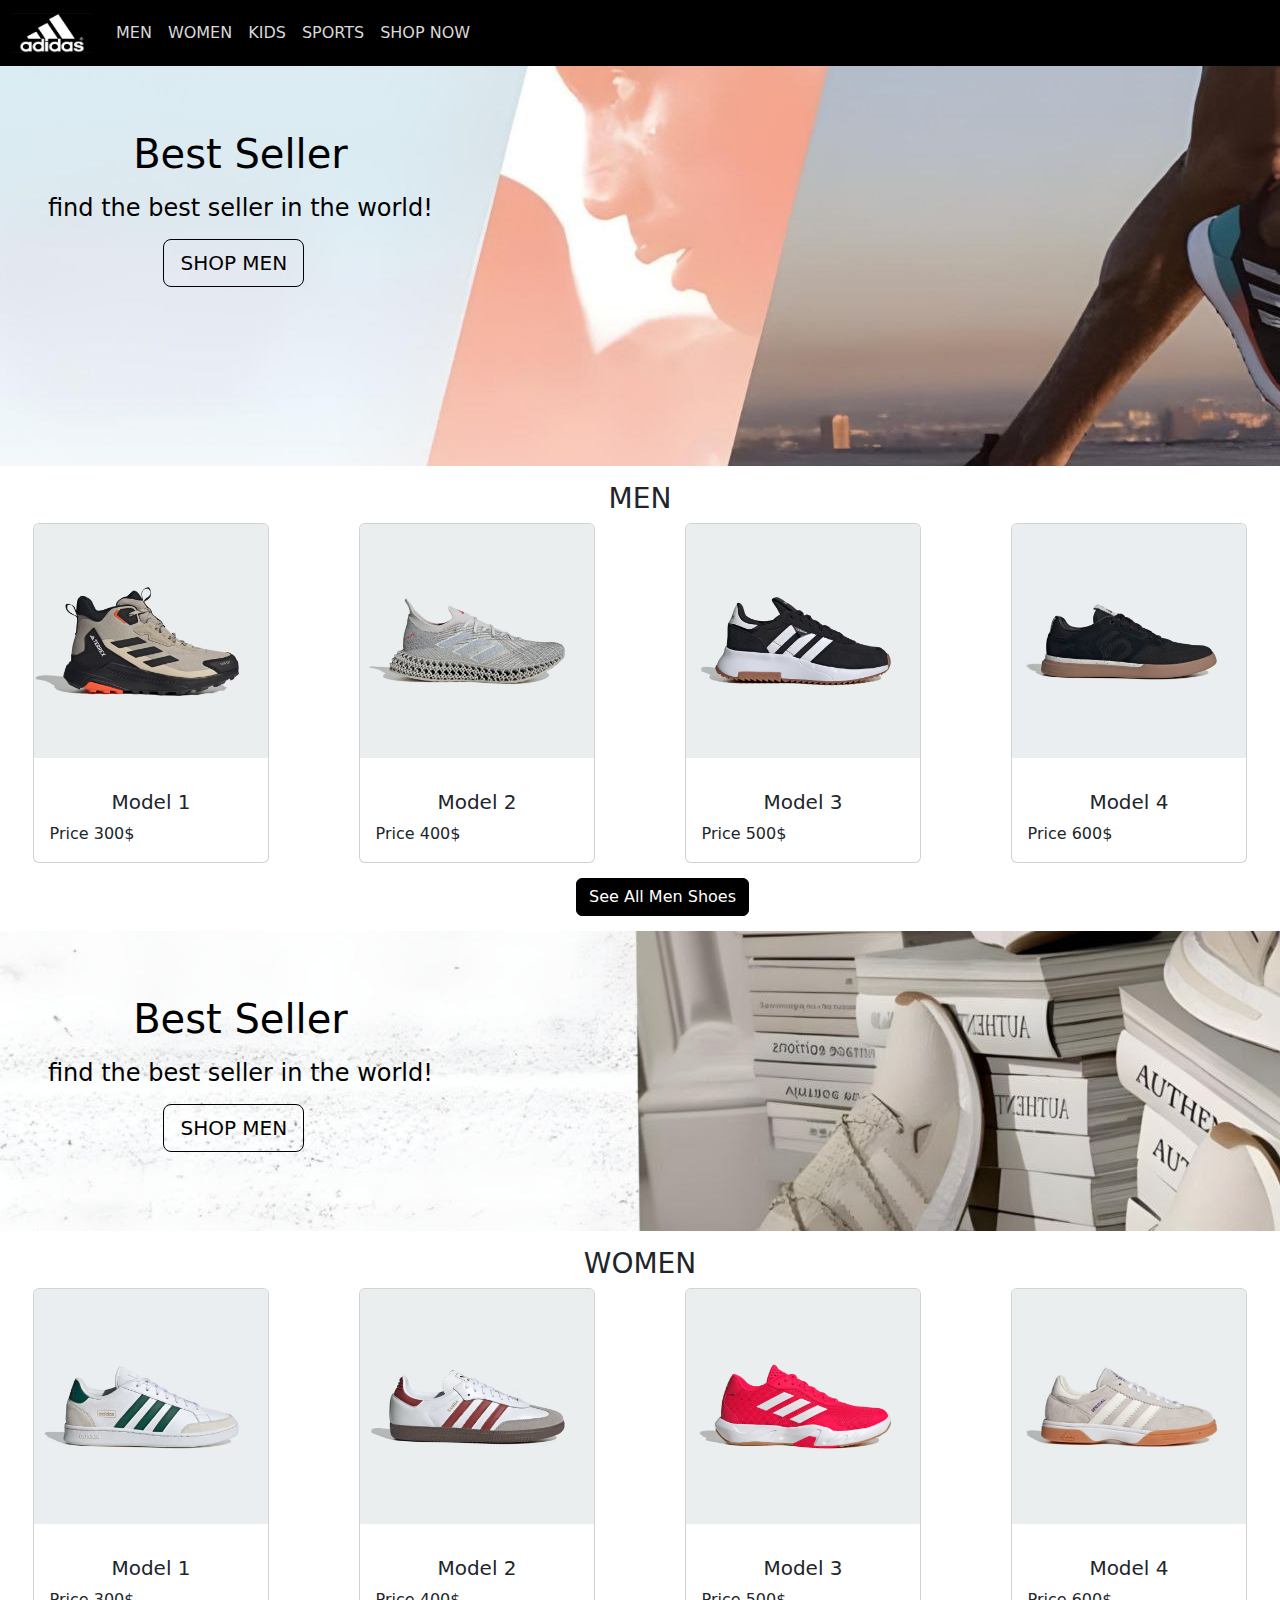
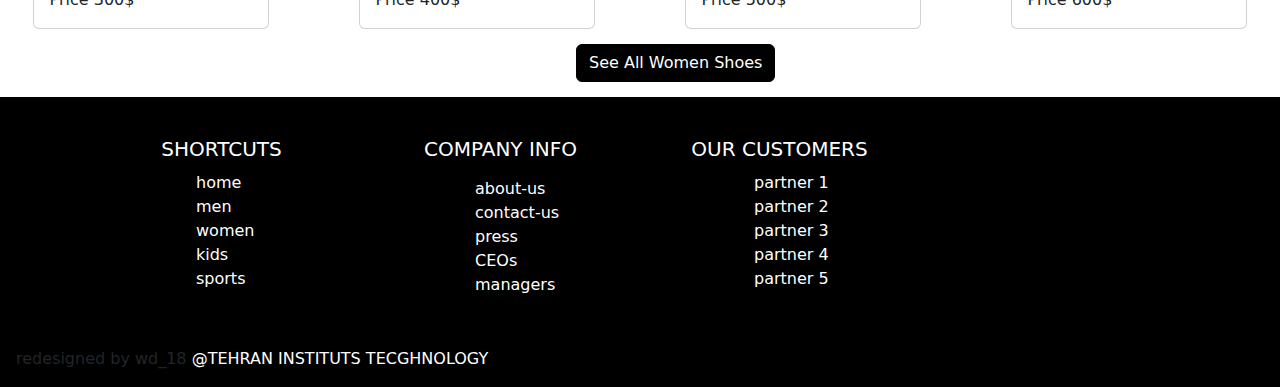
<file: adidas/index.html>
<!DOCTYPE html>
<html lang="en">
  <head>
    <meta charset="UTF-8" />
    <meta name="viewport" content="width=device-width, initial-scale=1.0" />
    <title>adidas</title>
    <link
      rel="stylesheet"
      href="./assets/bootstrap-5.3.3-dist/css/bootstrap.css"
    />
  </head>
  <body>
    <!-- Navbar -->
    <nav class="navbar navbar-expand-lg bg-body-tertiary">
      <div class="container-fluid">
        <img
          src="./assets/images/logo/logo.png"
          class="navbar-brand"
          width="80"
          height="50"
        />
        <button
          class="navbar-toggler"
          type="button"
          data-bs-toggle="collapse"
          data-bs-target="#navbarSupportedContent"
          aria-controls="navbarSupportedContent"
          aria-expanded="false"
          aria-label="Toggle navigation"
        >
          <span class="navbar-toggler-icon"></span>
        </button>
        <div class="collapse navbar-collapse" id="navbarSupportedContent">
          <ul class="navbar-nav me-auto mb-2 mb-lg-0">
            <li class="nav-item">
              <a class="nav-link" aria-current="page" href="#">MEN</a>
            </li>
            <li class="nav-item">
              <a class="nav-link" href="#">WOMEN</a>
            </li>
            <li class="nav-item dropdown">
              <a class="nav-link" href="#"> KIDS </a>
            </li>

            <li class="nav-item">
              <a class="nav-link" aria-disabled="true">SPORTS</a>
            </li>
            <li class="nav-item">
              <a class="nav-link" href="#">SHOP NOW</a>
            </li>
          </ul>
        </div>
      </div>
    </nav>
    <!-- Navbar -->

    <!-- Background image -->
    <header>
      <div
        class="p-5 text-center bg-image"
        style="
          background-image: url('./assets/images/banner/banner1.jpg');
          height: 400px;
          width: 100%;
        "
      >
        <div>
          <div class="d-flex justify-content-center align-items-center h-100">
            <div class="text-white">
              <h1 class="mb-3">Best Seller</h1>
              <h4 class="mb-3">find the best seller in the world!</h4>
              <a
                data-mdb-ripple-init
                class="btn btn-outline-light btn-lg"
                href="#!"
                role="button"
                >SHOP MEN</a
              >
            </div>
          </div>
        </div>
      </div>
      <!-- Background image -->
    </header>

    <h3>MEN</h3>

    <!-- Card -->
    <div class="row row-cols-1 row-cols-md-3 g-4">
      <div class="col">
        <div class="card h-100">
          <img
            src="./assets/images/shoes/M1.avif"
            class="card-img-top"
            alt="..."
          />
          <div class="card-body">
            <h5 class="card-title">Model 1</h5>
            <p class="card-text">Price 300$</p>
          </div>
        </div>
      </div>
      <div class="col">
        <div class="card h-100">
          <img
            src="./assets/images/shoes/M2.avif"
            class="card-img-top"
            alt="..."
          />
          <div class="card-body">
            <h5 class="card-title">Model 2</h5>
            <p class="card-text">Price 400$</p>
          </div>
        </div>
      </div>
      <div class="col">
        <div class="card h-100">
          <img
            src="./assets/images/shoes/M3.avif"
            class="card-img-top"
            alt="..."
          />
          <div class="card-body">
            <h5 class="card-title">Model 3</h5>
            <p class="card-text">Price 500$</p>
          </div>
        </div>
      </div>
      <div class="col">
        <div class="card h-100">
          <img
            src="./assets/images/shoes/M4.avif"
            class="card-img-top"
            alt="..."
          />
          <div class="card-body">
            <h5 class="card-title">Model 4</h5>
            <p class="card-text">Price 600$</p>
          </div>
        </div>
      </div>
    </div>
    <!-- Card -->

    <button type="button" class="btn btn-secondary">See All Men Shoes</button>

    <!-- Background image -->
    <header>
      <div
        class="p-5 text-center bg-image"
        style="
          background-image: url('./assets/images/banner/banner2.jpg');
          height: 300px;
          width: 100%;
        "
      >
        <div>
          <div class="d-flex justify-content-center align-items-center h-100">
            <div class="text-white">
              <h1 class="mb-3">Best Seller</h1>
              <h4 class="mb-3">find the best seller in the world!</h4>
              <a
                data-mdb-ripple-init
                class="btn btn-outline-light btn-lg"
                href="#!"
                role="button"
                >SHOP MEN</a
              >
            </div>
          </div>
        </div>
      </div>
      <!-- Background image -->
    </header>

    <h3>WOMEN</h3>

    <!-- Card -->
    <div class="row row-cols-1 row-cols-md-3 g-4">
      <div class="col">
        <div class="card h-100">
          <img
            src="./assets/images/shoes/W1.avif"
            class="card-img-top"
            alt="..."
          />
          <div class="card-body">
            <h5 class="card-title">Model 1</h5>
            <p class="card-text">Price 300$</p>
          </div>
        </div>
      </div>
      <div class="col">
        <div class="card h-100">
          <img
            src="./assets/images/shoes/W2.avif"
            class="card-img-top"
            alt="..."
          />
          <div class="card-body">
            <h5 class="card-title">Model 2</h5>
            <p class="card-text">Price 400$</p>
          </div>
        </div>
      </div>
      <div class="col">
        <div class="card h-100">
          <img
            src="./assets/images/shoes/W3.avif"
            class="card-img-top"
            alt="..."
          />
          <div class="card-body">
            <h5 class="card-title">Model 3</h5>
            <p class="card-text">Price 500$</p>
          </div>
        </div>
      </div>
      <div class="col">
        <div class="card h-100">
          <img
            src="./assets/images/shoes/W4.avif"
            class="card-img-top"
            alt="..."
          />
          <div class="card-body">
            <h5 class="card-title">Model 4</h5>
            <p class="card-text">Price 600$</p>
          </div>
        </div>
      </div>
    </div>
    <!-- Card -->

    <button type="button" class="btn btn-secondary">See All Women Shoes</button>

    <!-- Footer -->
    <footer class="bg-body-tertiary text-center text-lg-start">
      <div class="container p-4">
        <div class="row">
          <div class="col-lg-3 col-md-6 mb-4 mb-md-0">
            <h5 class="text-uppercase mb-0">shortcuts</h5>

            <ul class="list-unstyled">
              <li>
                <a href="#!" class="text-body">home</a>
              </li>
              <li>
                <a href="#!" class="text-body">men</a>
              </li>
              <li>
                <a href="#!" class="text-body">women</a>
              </li>
              <li>
                <a href="#!" class="text-body">kids</a>
              </li>
              <li>
                <a href="#!" class="text-body">sports</a>
              </li>
            </ul>
          </div>

          <div class="col-lg-3 col-md-6 mb-4 mb-md-0">
            <h5 class="text-uppercase">company info</h5>

            <ul class="list-unstyled mb-0">
              <li>
                <a href="#!" class="text-body">about-us</a>
              </li>
              <li>
                <a href="#!" class="text-body">contact-us</a>
              </li>
              <li>
                <a href="#!" class="text-body">press</a>
              </li>
              <li>
                <a href="#!" class="text-body">CEOs</a>
              </li>
              <li>
                <a href="#!" class="text-body">managers</a>
              </li>
            </ul>
          </div>

          <div class="col-lg-3 col-md-6 mb-4 mb-md-0">
            <h5 class="text-uppercase mb-0">our customers</h5>

            <ul class="list-unstyled">
              <li>
                <a href="#!" class="text-body">partner 1</a>
              </li>
              <li>
                <a href="#!" class="text-body">partner 2</a>
              </li>
              <li>
                <a href="#!" class="text-body">partner 3</a>
              </li>
              <li>
                <a href="#!" class="text-body">partner 4</a>
              </li>
              <li>
                <a href="#!" class="text-body">partner 5</a>
              </li>
            </ul>
          </div>
        </div>
      </div>

      <div
        class="text-center p-3"
        style="background-color: rgba(0, 0, 0, 0.05)"
      >
        redesigned by wd_18
        <a class="text-body" href="#">@TEHRAN INSTITUTS TECGHNOLOGY</a>
      </div>
    </footer>
    <!-- Footer -->
  </body>
</html>
</file>
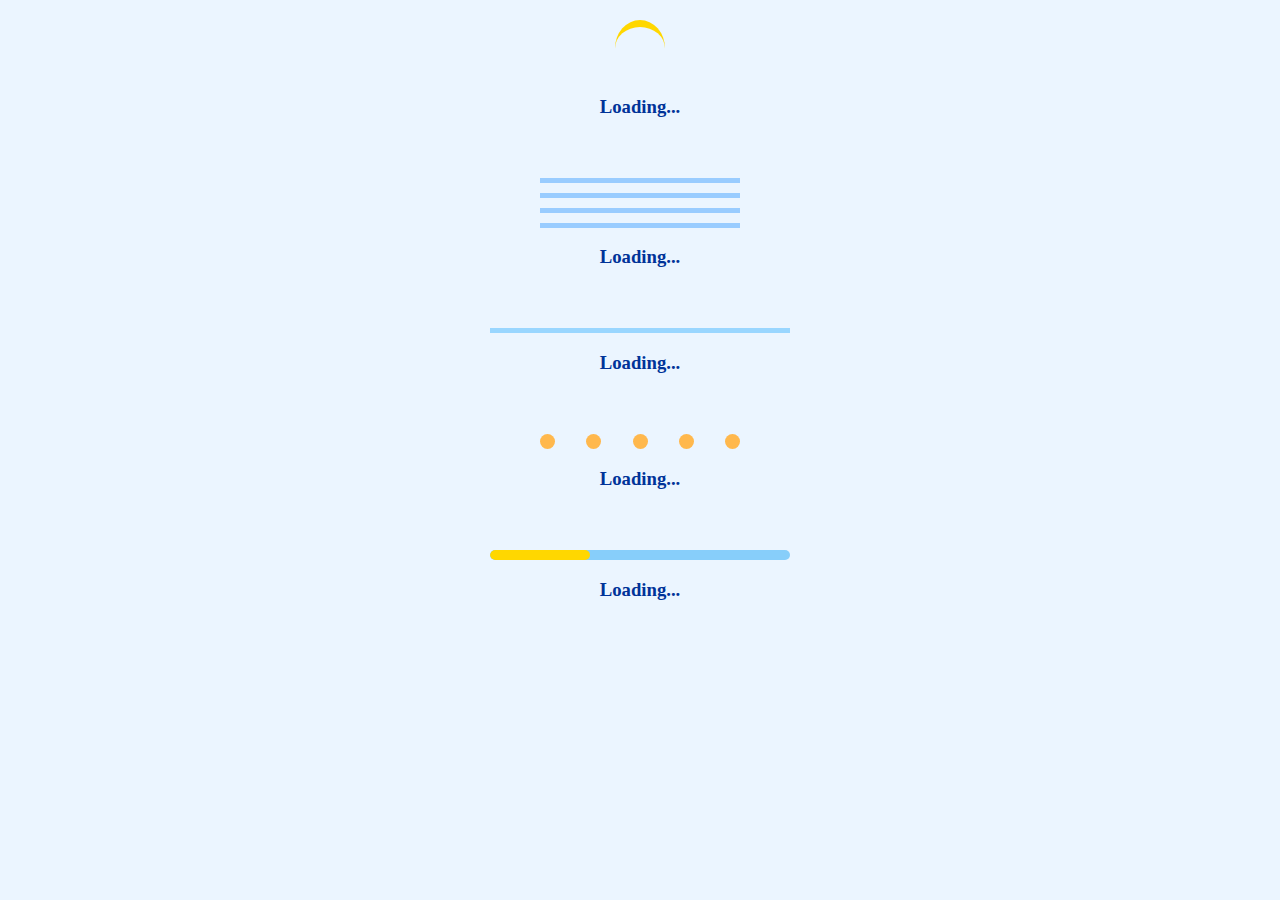
<file: animation/index.html>
<!DOCTYPE html>
<html lang="en">
<head>
    <meta charset="UTF-8">
    <meta name="viewport" content="width=device-width, initial-scale=1.0">
    <title>loading...</title>
    <link rel="stylesheet" href="style.css">
</head>
<body>
    <div class="container">
        <section class="animation-section">
          <div class="loader"></div>
          <h3>Loading...</h3>
        </section>
  
        <section class="animation-section">
          <div class="line"></div>
          <div class="line"></div>
          <div class="line"></div>
          <div class="line"></div>
          <h3>Loading...</h3>
        </section>
  
        <section class="animation-section">
          <div class="loading-line"></div>
          <h3>Loading...</h3>
        </section>
  
        <section class="animation-section">
          <div class="wave-line">
            <span></span>
            <span></span>
            <span></span>
            <span></span>
            <span></span>
          </div>
          <h3>Loading...</h3>
        </section>
  
        <section class="animation-section">
          <div class="loading-bar">
            <div></div>
          </div>
          <h3>Loading...</h3>
        </section>
      </div>
</body>
</html>
</file>
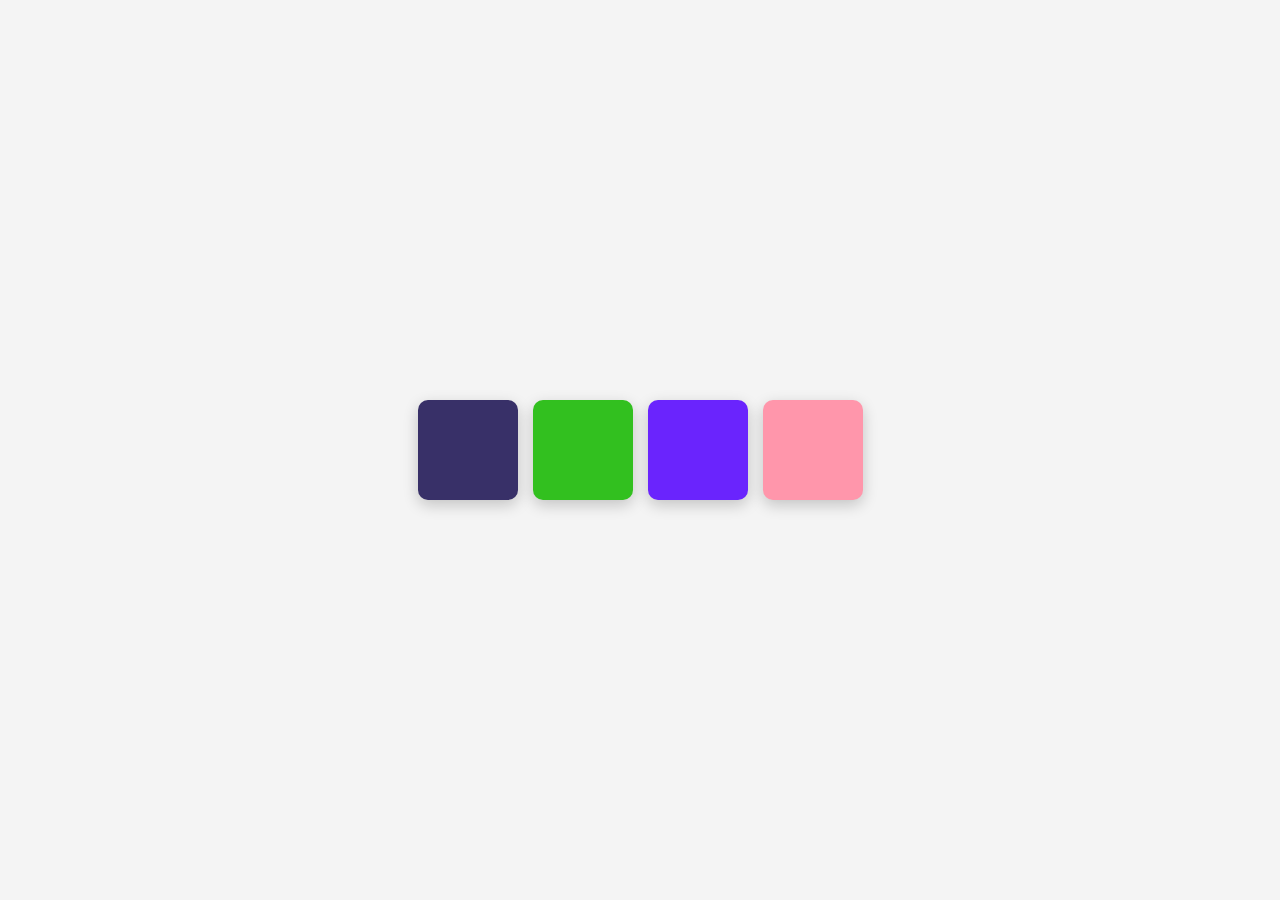
<file: S23/index.html>
<!DOCTYPE html>
<html lang="en">
  <head>
    <meta charset="UTF-8" />
    <meta name="viewport" content="width=device-width, initial-scale=1.0" />
    <title>Document</title>
    <script src="01.js" defer></script>
    <link rel="stylesheet" href="style.css" />
  </head>

  <body>
    <div class="container">
      <div id="box1" class="box"></div>
      <div id="box2" class="box"></div>
      <div id="box3" class="box"></div>
      <div id="box4" class="box"></div>
    </div>
  </body>
</html>
</file>
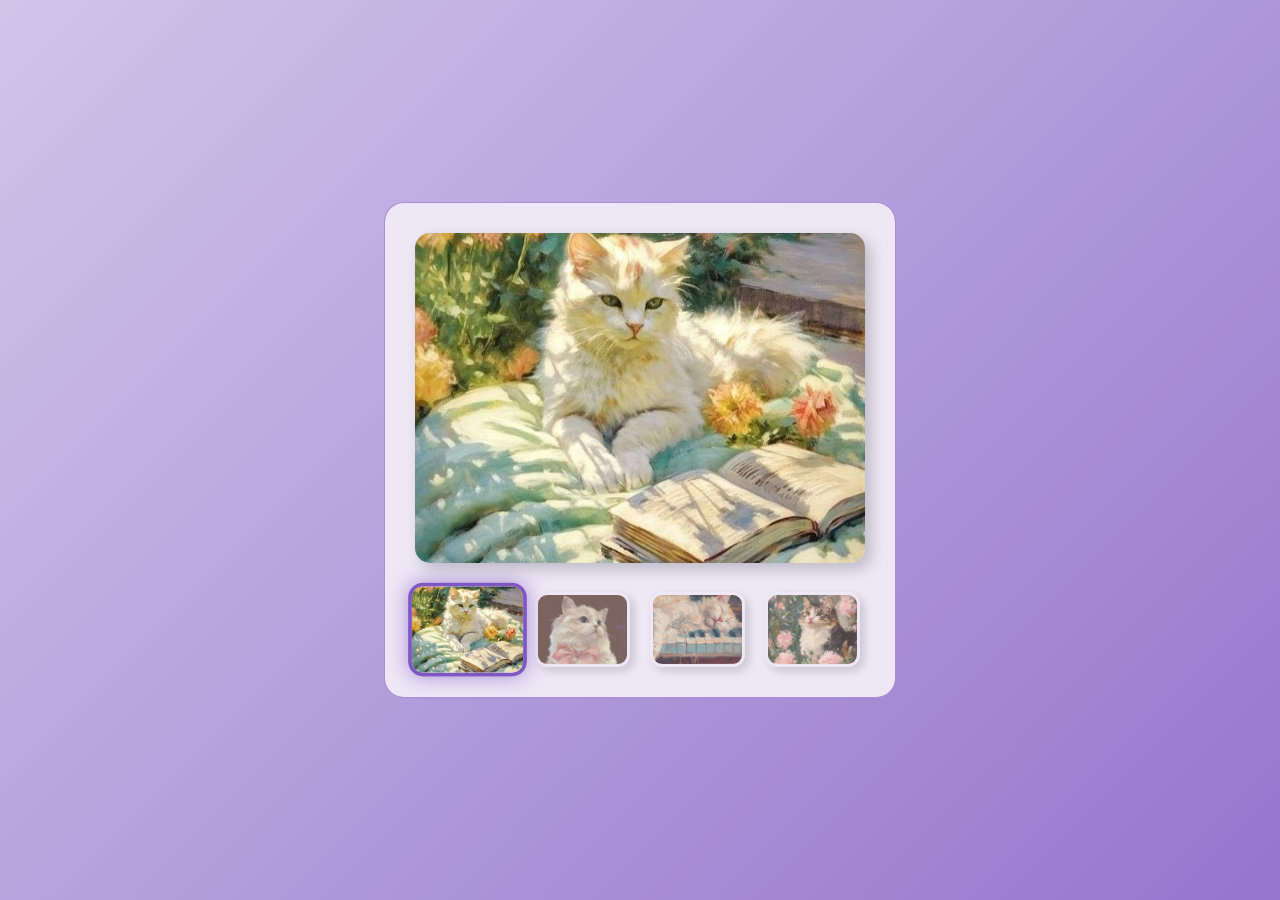
<file: S27/index.html>
<!DOCTYPE html>
<html lang="en">
  <head>
    <meta charset="UTF-8" />
    <meta name="viewport" content="width=device-width, initial-scale=1.0" />
    <title>Gallery</title>
    <link rel="stylesheet" href="style.css" />
    <script src="gallery.js" defer></script>
  </head>
  <body>
    <div class="gallery-container">
      <img
        id="main-photo"
        class="main-photo"
        src="./assets/images/1.jpg"
        alt="Main Photo"
      />
      <div class="photo-list">
        <img
          class="photo-item selected-photo"
          src="./assets/images/1.jpg"
          alt="Photo 1"
        />
        <img class="photo-item" src="./assets/images/2.jpg" alt="Photo 2" />
        <img class="photo-item" src="./assets/images/3.jpg" alt="Photo 3" />
        <img class="photo-item" src="./assets/images/4.jpg" alt="Photo 4" />
      </div>
    </div>
  </body>
</html>
</file>
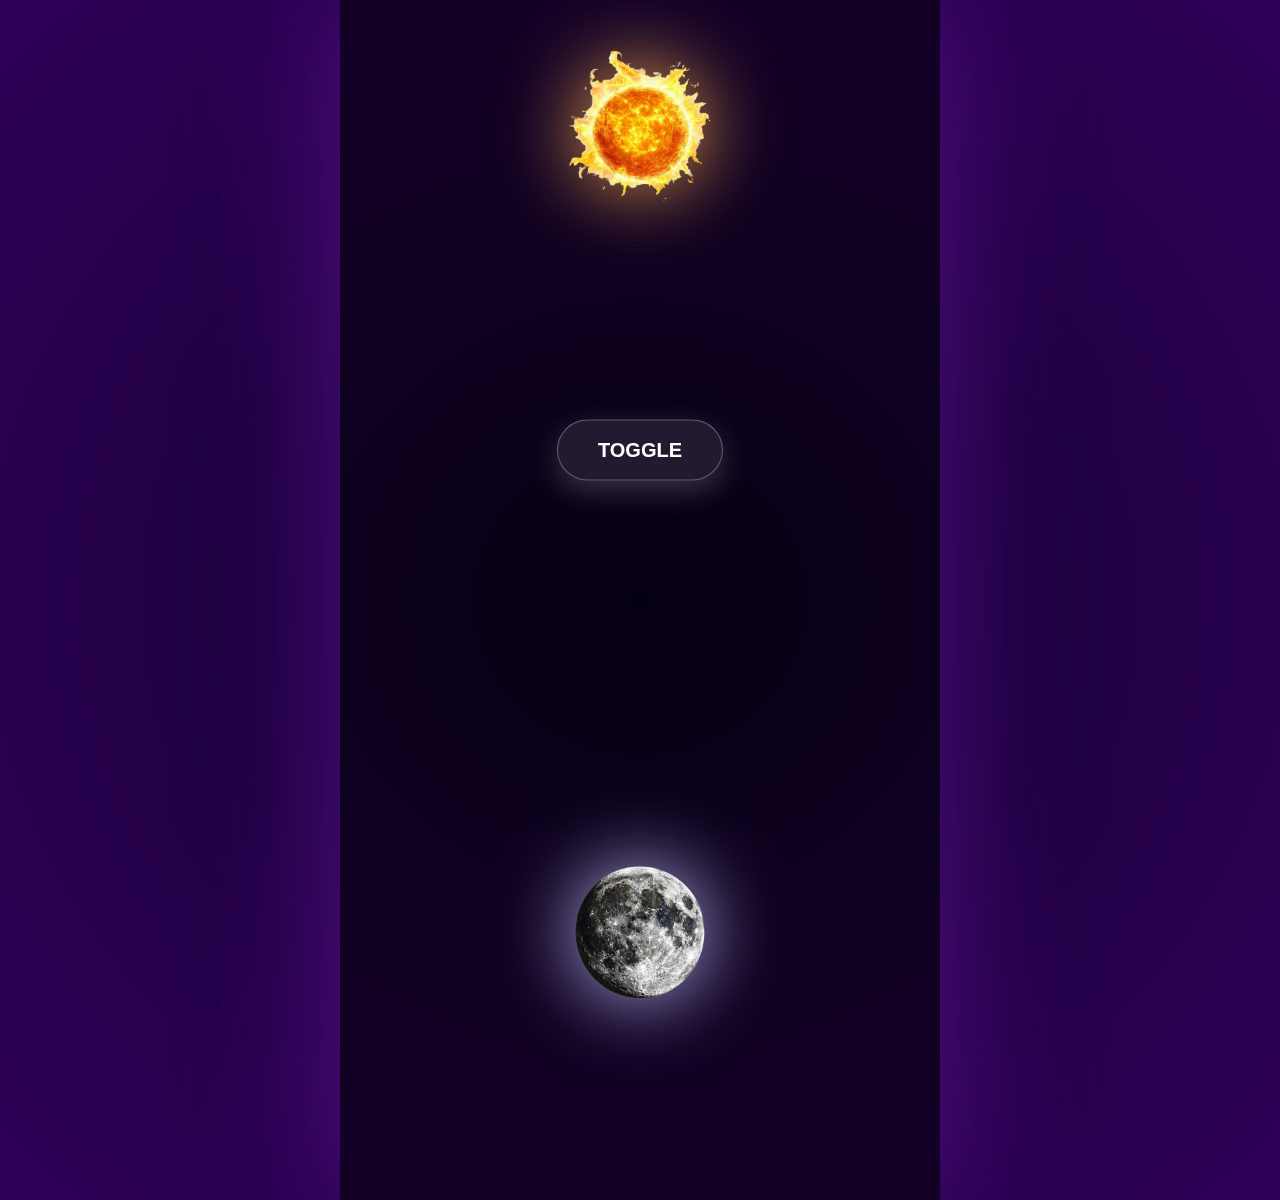
<file: S28/index.html>
<!DOCTYPE html>
<html lang="en">
  <head>
    <meta charset="UTF-8" />
    <meta name="viewport" content="width=device-width, initial-scale=1.0" />
    <title>MoonSun</title>
    <link rel="stylesheet" href="styles.css" />
    <script src="toggle.js" defer></script>
  </head>
  <body>
    <div class="container">
      <div>
        <img id="sun" src="./assets/images/sun.png" alt="sun" />
        <img id="moon" src="./assets/images/moon.png" alt="moon" />
      </div>
    </div>
    <button onclick="toggleImages()">TOGGLE</button>
  </body>
</html>
</file>
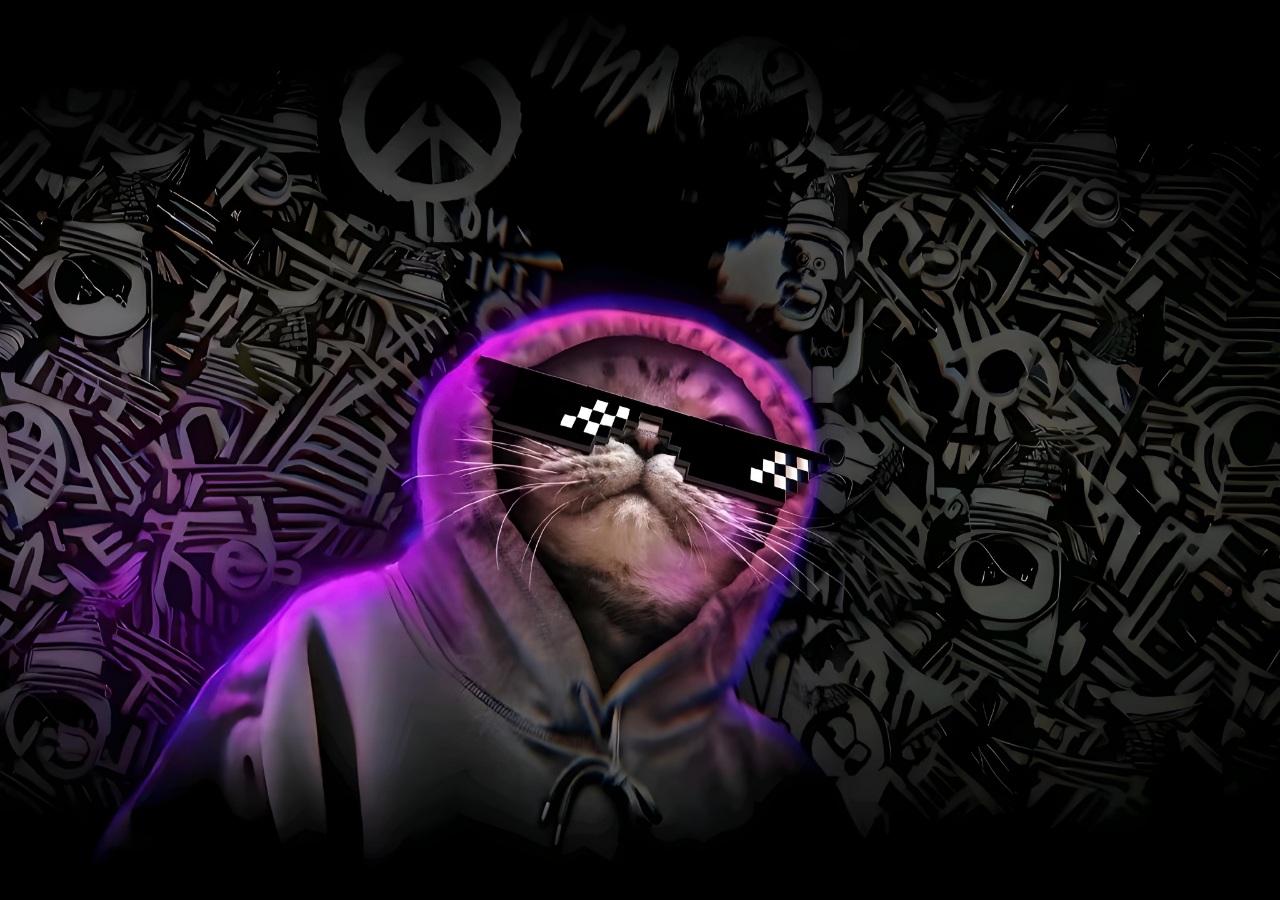
<file: S29/index.html>
<!DOCTYPE html>
<html lang="en">
  <head>
    <meta charset="UTF-8" />
    <meta name="viewport" content="width=device-width, initial-scale=1.0" />
    <title>Random Background</title>
    <link rel="stylesheet" href="styles.css" />
  </head>
  <body>
    <script src="randomImages.js"></script>
  </body>
</html>
</file>
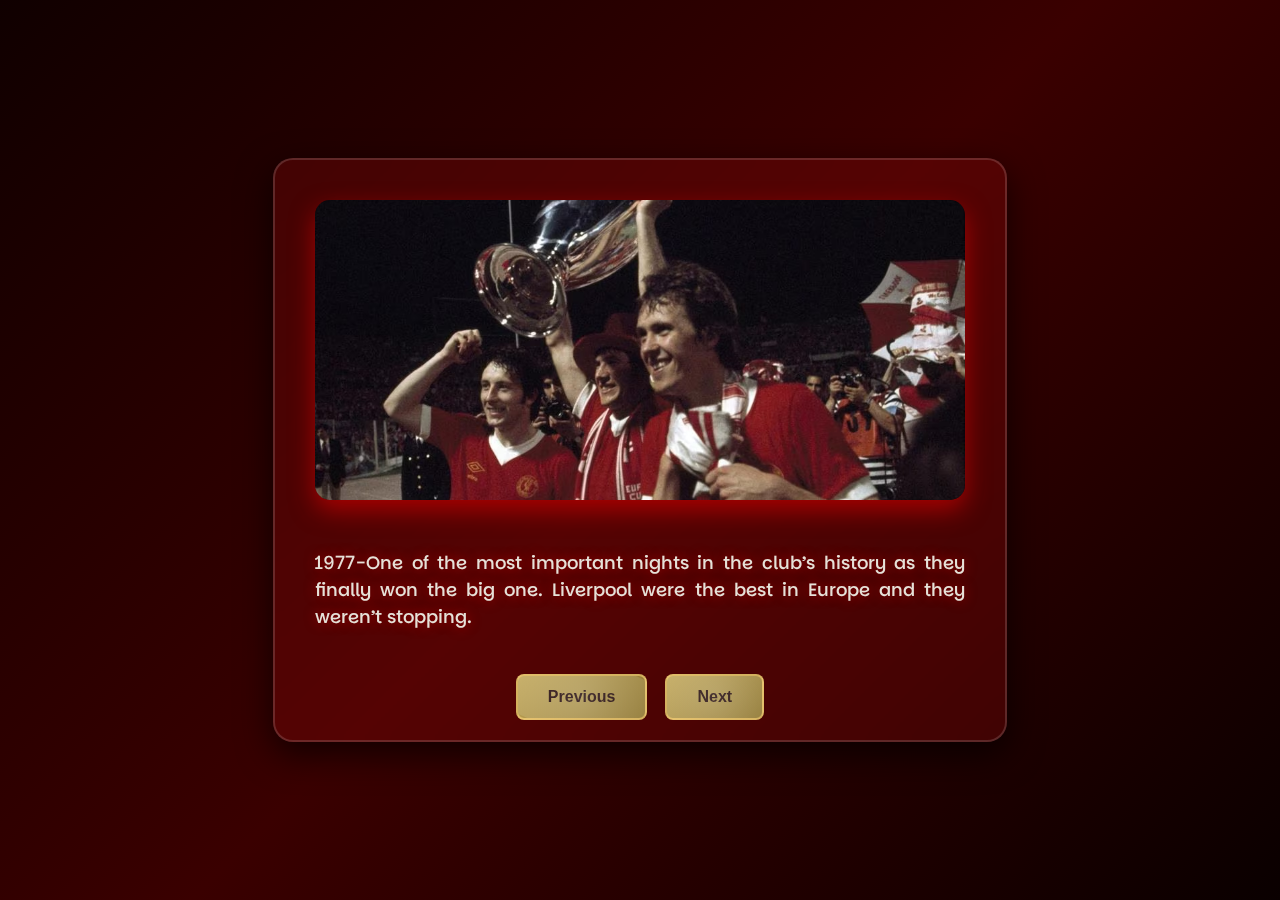
<file: S30/index.html>
<!DOCTYPE html>
<html lang="fa">
  <head>
    <meta charset="UTF-8" />
    <meta name="viewport" content="width=device-width, initial-scale=1.0" />
    <title>Slider</title>
    <link rel="stylesheet" href="styles.css" />
    <script src="script.js" defer></script>
  </head>
  <body>
    <!-- Start of the slider container -->
    <div class="slider-container">
      <!-- Main image of the slider -->
      <img
        id="mainImage"
        class="slider-container__image"
        src="./assets/images/1977.avif"
        alt="Image"
      />
      <!-- Description of the image -->
      <p id="desc" class="slider-container__description">description</p>
      <!-- Button container for switching images -->
      <div class="button-container">
        <!-- Previous button to show the previous image -->
        <button id="prev" class="button-container__button">Previous</button>
        <!-- Next button to show the next image -->
        <button id="next" class="button-container__button">Next</button>
      </div>
    </div>
    <!-- End of the slider container -->
  </body>
</html>
</file>
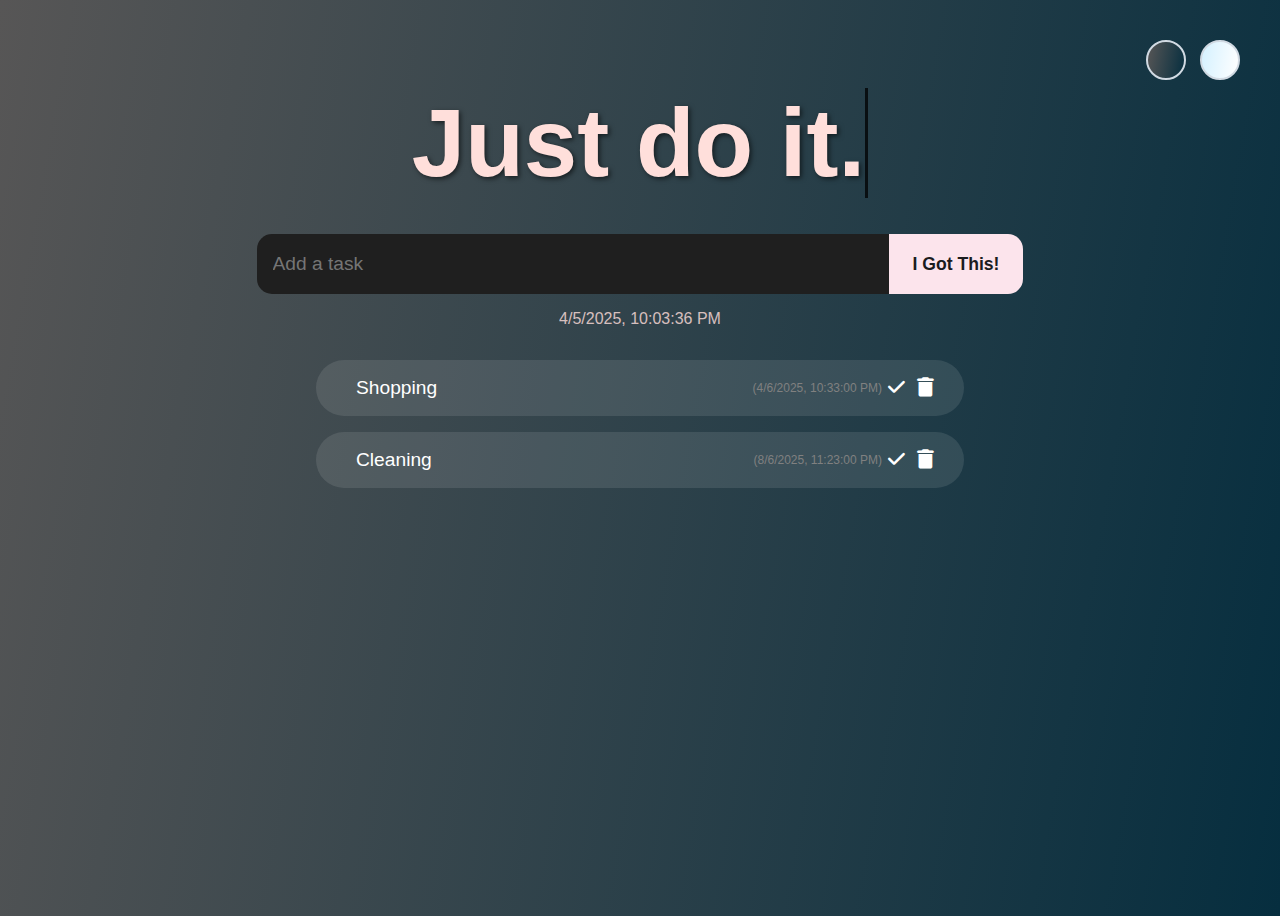
<file: S31/index.html>
<!DOCTYPE html>
<html lang="en">
  <head>
    <meta charset="UTF-8" />
    <meta name="viewport" content="width=device-width, initial-scale=1.0" />
    <title>ToDoList</title>
    <link rel="stylesheet" href="style.css" />
    <script src="script.js" defer></script>
    <link
      rel="stylesheet"
      href="https://cdnjs.cloudflare.com/ajax/libs/font-awesome/6.5.0/css/all.min.css"
    />
  </head>
  <body>
    <div class="container">
      <!-- Theme switcher buttons -->
      <div class="theme-switcher">
        <button
          class="theme-switcher__button theme-switcher__button--dark"
          onclick="toggleTheme('dark')"
        ></button>
        <button
          class="theme-switcher__button theme-switcher__button--light"
          onclick="toggleTheme('light')"
        ></button>
      </div>

      <!-- Main title -->
      <h1 class="title">Just do it.</h1>

      <!-- Task input form to add new tasks -->
      <form class="todo-form">
        <input
          type="text"
          id="task-input"
          placeholder="Add a task"
          class="todo-form__input"
        />
        <button type="button" class="todo-form__button" onclick="newTask()">
          I Got This!
        </button>
      </form>

      <!-- Display date and time -->
      <p class="datetime">4/5/2025, 10:03:36 PM</p>

      <!-- Task list -->
      <ul id="todo-list" class="todo-list">
        <!-- Task items -->
        <li class="todo">
          <span class="todo__item">Shopping</span>
          <span class="todo__date">(4/6/2025, 10:33:00 PM)</span>
          <button class="todo__check-btn"><i class="fas fa-check"></i></button>
          <button class="todo__delete-btn"><i class="fas fa-trash"></i></button>
        </li>

        <li class="todo">
          <span class="todo__item">Cleaning</span>
          <span class="todo__date">(8/6/2025, 11:23:00 PM)</span>
          <button class="todo__check-btn"><i class="fas fa-check"></i></button>
          <button class="todo__delete-btn"><i class="fas fa-trash"></i></button>
        </li>
      </ul>
    </div>
  </body>
</html>
</file>
<file: animation/style.css>
body {
    font-family: cursive;
    background-color: #ebf5ff;
    margin: 0;
    padding: 0;
  }
  
  .container {
    padding: 20px;
    max-width: 800px;
    margin: 0 auto;
  }

  .animation-section {
    text-align: center;
    margin-bottom: 60px;
  }
  
  .animation-section h3{
    color: #003399;
  }
  
  /* Spinning Circle */
  .loader {
    width: 50px;
    height: 50px;
    border-top: 7px solid #ffd700;
    border-radius: 50%;
    margin: 0 auto;
    animation-name: spin;
    animation-duration: 1s;
    animation-timing-function: linear;
    animation-iteration-count: infinite;
  }
  
  @keyframes spin {
    from {
      transform: rotate(0deg);
    }
    to {
      transform: rotate(360deg);
    }
  }
  
  /* Filling Lines */
  .line {
    width: 200px;
    height: 5px;
    margin: 10px auto;
    background-color: #99ccff;
    position: relative;
  }
  
  .line::before {
    content: '';
    display: block;
    height: 100%;
    width: 0;
    background-color:  #ffb84d;
    position: absolute;
    animation-name: fill;
    animation-duration: 1.5s;
    animation-timing-function: ease-in-out;
    animation-iteration-count: infinite;
  }
  
  .line:nth-child(2)::before {
    animation-delay: 0.3s;
  }
  .line:nth-child(3)::before {
    animation-delay: 0.6s;
  }
  .line:nth-child(4)::before {
    animation-delay: 0.9s;
  }
  
  @keyframes fill {
    from {
      width: 0;
    }
    to {
      width: 100%;
    }
  }
  
  /* Filling Line */
  .loading-line {
    width: 300px;
    height: 5px;
    background-color: #99d6ff;
    margin: 0 auto;
    position: relative;
  }
  
  .loading-line::before {
    content: '';
    display: block;
    height: 100%;
    width: 0;
    background-color: #ffd700;
    position: absolute;
    animation-name: fill-line;
    animation-duration: 2s;
    animation-timing-function: ease-in-out;
    animation-iteration-count: infinite;
  }
  
  @keyframes fill-line {
    from {
      width: 0;
    }
    to {
      width: 100%;
    }
  }
  
  /* Wavy Lines */
  .wave-line {
    display: flex;
    justify-content: space-between;
    width: 200px;
    margin: 0 auto;
  }
  
  .wave-line span {
    display: block;
    width: 15px;
    height: 15px;
    background-color:  #ffb84d;
    border-radius: 50%;
    animation-name: wave;
    animation-duration: 1.5s;
    animation-timing-function: ease-in-out;
    animation-iteration-count: infinite;
  }
  
  .wave-line span:nth-child(2) {
    animation-delay: 0.2s;
  }
  .wave-line span:nth-child(3) {
    animation-delay: 0.4s;
  }
  .wave-line span:nth-child(4) {
    animation-delay: 0.6s;
  }
  .wave-line span:nth-child(5) {
    animation-delay: 0.8s;
  }
  
  @keyframes wave {
    0%, 100% {
      transform: translateY(0);
      opacity: 0.5;
    }
    50% {
      transform: translateY(-15px);
      opacity: 1;
    }
  }
  
  /*  Wavy Line*/
  .loading-bar {
    width: 300px;
    height: 10px;
    background-color:  #87cefa;
    margin: 0 auto;
    border-radius: 50px;
    position: relative;
    overflow: hidden;
  }
  
  .loading-bar div {
    height: 100%;
    width: 100px;
    background-color:  #ffd700;
    position: absolute;
    border-radius: 50px;
    animation-name: wave-fill;
    animation-duration: 1.5s;
    animation-timing-function: ease-in-out;
    animation-iteration-count: infinite;
  }
  
  @keyframes wave-fill {
    0% {
      transform: translateX(-100%);
      opacity: 0.4;
    }
    50% {
      transform: translateX(50%);
      opacity: 1;
    }
    100% {
      transform: translateX(100%);
      opacity: 0.4;
    }
  }
</file>
<file: S23/style.css>
* {
  margin: 0;
  padding: 0;
  box-sizing: border-box;
}

body {
  display: flex;
  justify-content: center;
  align-items: center;
  height: 100vh;
  background-color: #f4f4f4;
}

.container {
  display: flex;
  gap: 15px;
}

.box {
  width: 100px;
  height: 100px;
  border-radius: 10px;
  box-shadow: 0 5px 15px rgba(0, 0, 0, 0.2);
}
</file>
<file: S27/style.css>
* {
  margin: 0;
  padding: 0;
  box-sizing: border-box;
}

body {
  background: linear-gradient(135deg, #d1c4e9, #b39ddb, #9575cd);
  display: flex;
  justify-content: center;
  align-items: center;
  height: 100vh;
}

.gallery-container {
  padding: 30px;
  border-radius: 20px;
  background: #ede7f6;
  border: 1px solid #7e57c29d;
}

.main-photo {
  width: 450px;
  height: 330px;
  border-radius: 15px;
  object-fit: cover;
  transition: all 0.3s ease-in-out;
  box-shadow: 6px 6px 15px rgba(0, 0, 0, 0.2);
}

.main-photo:hover {
  transform: scale(1.06);
  filter: brightness(1.1);
  border: 3px solid #987fc7;
}

.photo-list {
  display: flex;
  justify-content: center;
  gap: 20px;
  margin-top: 25px;
}

.photo-item {
  width: 95px;
  height: 75px;
  border-radius: 12px;
  object-fit: cover;
  cursor: pointer;
  transition: all 0.3s ease;
  box-shadow: 4px 4px 10px rgba(0, 0, 0, 0.2);
  opacity: 0.75;
  border: 3px solid transparent;
}

.photo-item:hover {
  transform: scale(1.15) rotate(3deg);
  opacity: 1;
}

.selected-photo {
  border: 3px solid #7e57c2;
  box-shadow: 0px 0px 15px rgba(126, 87, 194, 0.6);
  transform: scale(1.25);
  opacity: 1;
}
</file>
<file: S28/styles.css>
* {
  box-sizing: border-box;
  margin: 0;
  padding: 0;
}

body {
  display: flex;
  justify-content: center;
  align-items: center;
  background: radial-gradient(#0a0022, #1b003d, #26004b, #2d0056);
  overflow: hidden;
}

.container {
  position: relative;
  width: 600px;
  height: 1200px;
  overflow: hidden;
  display: flex;
  justify-content: center;
  align-items: center;
  background: rgba(0, 0, 0, 0.5);
  box-shadow: 0 0 100px rgba(85, 11, 138, 0.699),
    0 0 150px rgba(111, 47, 154, 0.3);
}

#sun {
  width: 180px;
  height: 180px;
  position: absolute;
  top: 40px;
  left: 50%;
  transform: translateX(-50%);
  transition: transform 1.5s ease-in-out, filter 0.5s ease-in-out;
  filter: drop-shadow(0 0 40px rgba(255, 180, 80, 0.9));
}

#moon {
  width: 140px;
  height: 140px;
  position: absolute;
  bottom: 200px;
  left: 50%;
  transform: translateX(-50%);
  transition: transform 1.5s ease-in-out, opacity 0.8s ease-in-out,
    filter 0.5s ease-in-out;
  filter: drop-shadow(0 0 40px rgba(200, 200, 255, 0.9));
}

button {
  position: absolute;
  top: 50%;
  left: 50%;
  transform: translate(-50%, -50%);
  padding: 18px 40px;
  font-size: 20px;
  font-weight: 600;
  background: rgba(255, 255, 255, 0.1);
  color: #fff;
  border: 1px solid rgba(255, 255, 255, 0.3);
  cursor: pointer;
  transition: 0.4s ease-in-out;
  border-radius: 50px;
  backdrop-filter: blur(15px);
  box-shadow: 0 10px 30px rgba(255, 255, 255, 0.2);
  font-family: Verdana, Geneva, Tahoma, sans-serif;
}

button:hover {
  background: rgba(255, 255, 255, 0.2);
  border: 1px solid rgba(255, 255, 255, 0.5);
  box-shadow: 0 15px 40px rgba(255, 255, 255, 0.3);
  transform: translate(-50%, -50%) scale(1.05);
}

.move #sun {
  transform: translateY(800px) translateX(-50%) rotate(360deg);
  filter: drop-shadow(0 0 60px rgba(255, 140, 50, 1));
}

.move #moon {
  transform: translateY(-800px) translateX(-50%) rotate(360deg);
  filter: drop-shadow(0 0 60px rgba(170, 170, 255, 1));
}
</file>
<file: S29/styles.css>
* {
  margin: 0;
  padding: 0;
  box-sizing: border-box;
}
body {
  background-size: cover;
  background-position: center;
  background-repeat: no-repeat;
  height: 100vh;
}
</file>
<file: S30/styles.css>
@import url("https://fonts.googleapis.com/css2?family=Parkinsans:wght@300..800&display=swap");

/* styling for body */
body {
  background: linear-gradient(135deg, #100000, #3a0000, #0a0000);
  font-family: "Parkinsans", sans-serif;
  display: flex;
  justify-content: center;
  align-items: center;
  height: 100vh;
  margin: 0;
}

/* Styling for the slider container */
.slider-container {
  background: rgba(148, 10, 10, 0.306);
  padding: 40px;
  border-radius: 20px;
  box-shadow: 0 12px 35px rgba(0, 0, 0, 0.7);
  max-width: 650px;
  width: 100%;
  height: 500px;
  backdrop-filter: blur(10px);
  border: 2px solid rgba(255, 255, 255, 0.15);
  transition: transform 0.3s ease-in-out;
}

/* Hover effect for slider container */
.slider-container:hover {
  transform: scale(1.03);
  box-shadow: 15px 10px 30px rgba(147, 1, 1, 0.594);
}

/* Styling for slider images */
.slider-container__image {
  width: 100%;
  border-radius: 15px;
  margin-bottom: 25px;
  box-shadow: 0 10px 25px rgba(255, 0, 0, 0.5);
  transition: transform 0.3s ease-in-out, box-shadow 0.3s ease-in-out;
  object-fit: cover;
  max-height: 300px;
}

/* Hover effect for the images */
/* .slider-container__image:hover {
  transform: scale(1.05);
  box-shadow: 0 15px 40px rgba(255, 0, 0, 0.8);
} */

/* Styling for the description text */
.slider-container__description {
  font-size: 18px;
  font-weight: 500;
  color: #e6e1d8;
  text-shadow: 0px 0px 12px rgba(255, 0, 0, 0.5);
  margin-bottom: 25px;
  text-align: justify;
  line-height: 1.5;
  height: 100px;
}

/* Styling for the button container */
.button-container {
  display: flex;
  justify-content: center;
  gap: 18px;
}

/* Styling for buttons */
.button-container__button {
  background: linear-gradient(135deg, #c1a75a, #8d742d);
  color: #1a0000;
  font-weight: 700;
  padding: 12px 30px;
  border: 2px solid rgba(255, 214, 125, 0.6);
  border-radius: 8px;
  cursor: pointer;
  font-size: 16px;
  position: relative;
  overflow: hidden;
  transition: all 0.3s ease-in-out;
  /* box-shadow: 0 5px 15px rgba(193, 167, 90, 0.5); */
}

/* Hover effect for buttons */
.button-container__button:hover {
  background: linear-gradient(135deg, #d5bc77, #a3894e);
  color: #000;
  /* box-shadow: 0 7px 20px rgba(255, 214, 125, 0.8); */
}

/* glowing effect on button */
.button-container__button::before {
  content: "";
  position: absolute;
  top: -50%;
  left: -50%;
  width: 200%;
  height: 200%;
  background: radial-gradient(circle, rgba(255, 255, 255, 0.2), transparent);
  transform: rotate(25deg);
  transition: all 0.4s ease-in-out;
}

.button-container__button:hover::before {
  top: 100%;
  left: 100%;
}
</file>
<file: S31/style.css>
/* Body styles */
body {
  align-items: center;
  display: flex;
  flex-direction: column;
  font-family: "Work Sans", sans-serif;
  height: 100vh;
  background: linear-gradient(100deg, #575656, #062e3f);
}

/* Theme switcher container */
.theme-switcher {
  position: absolute;
  top: 40px;
  right: 40px;
}

/* Theme switcher button */
.theme-switcher__button {
  width: 40px;
  height: 40px;
  border-radius: 50%;
  border: 2px solid #d1dae3;
  margin-left: 10px;
  cursor: pointer;
  transition: 0.3s;
}

/* light theme button */
.theme-switcher__button--light {
  background: linear-gradient(100deg, #d4f1ff, #ffffff);
}

/* dark theme button */
.theme-switcher__button--dark {
  background: linear-gradient(100deg, #575656, #062e3f);
}

/* Container for main content */
.container {
  text-align: center;
  width: 100%;
  max-width: 800px;
  padding: 1rem;
}

/* Title styling */
.title {
  display: inline-block;
  overflow: hidden;
  white-space: nowrap;
  border-right: 3px solid rgba(0, 0, 0, 0.75);
  color: rgb(255, 223, 219);
  font-size: 6rem;
  font-weight: 550;
  margin-bottom: 2rem;
  text-shadow: 2px 2px 5px rgba(0, 0, 0, 0.563);
  animation: animated-text 1.5s steps(11, end) 0.5s 1 normal both,
    animated-cursor 750ms steps(11, end) infinite;
}

/* Keyframes for text animation */
@keyframes animated-text {
  from {
    width: 0%;
  }
  to {
    width: 480px;
  }
}

/* Keyframes for cursor animation */
@keyframes animated-cursor {
  from {
    border-right-color: rgba(0, 0, 0, 0.75);
  }
  to {
    border-right-color: transparent;
  }
}

/* Todo form container */
.todo-form {
  display: flex;
  justify-content: center;
}

/* Input field for adding new tasks */
.todo-form__input {
  padding: 1rem;
  font-size: 1.2rem;
  border: none;
  border-top-left-radius: 15px;
  border-bottom-left-radius: 15px;
  width: 100%;
  background-color: #1f1f1f;
  max-width: 600px;
}

/* Button to submit the form */
.todo-form__button {
  padding: 1.2rem 1.5rem;
  font-size: 1.1rem;
  border: none;
  border-top-right-radius: 15px;
  border-bottom-right-radius: 15px;
  cursor: pointer;
  background-color: #fce4ec;
  color: #1b1c1e;
  font-weight: bold;
}

/* Date and time display */
.datetime {
  margin-bottom: 2rem;
  opacity: 0.8;
  color: rgb(255, 223, 219);
}

/* Todo list */
.todo-list {
  list-style: none;
  padding: 0;
}

/* Todo item */
.todo {
  background-color: rgba(255, 255, 255, 0.1);
  margin: 1rem auto;
  padding: 1rem 1.5rem;
  border-radius: 30px;
  display: flex;
  justify-content: space-between;
  align-items: center;
  max-width: 600px;
  font-size: 1.2rem;
  color: white;
}

/* Todo item text */
.todo__item {
  flex: 1;
  text-align: left;
  padding: 0 1rem;
}

.todo__date {
  font-size: 12px;
  color: gray;
}

/* Button for checking and deleting tasks */
.todo__check-btn,
.todo__delete-btn {
  background: none;
  border: none;
  color: white;
  font-size: 1.2rem;
  cursor: pointer;
}

/* Light Theme for body */
body.light-theme {
  background: linear-gradient(100deg, #d4f1ff, #ffffff);
  color: black;
}

body.light-theme .todo {
  background-color: rgba(0, 0, 0, 0.1);
}

body.light-theme .todo__item {
  color: #1b1c1e;
}

body.light-theme .todo-form__input {
  background-color: #fff;
  color: #1b1c1e;
}

body.light-theme .todo-form__button {
  background-color: #ffcccb;
  color: #1b1c1e;
}

body.light-theme .datetime {
  color: rgb(30, 30, 30);
}

body.light-theme .title {
  color: rgb(30, 30, 30);
}

body.light-theme i {
  color: #ec9e9d;
}
</file>
